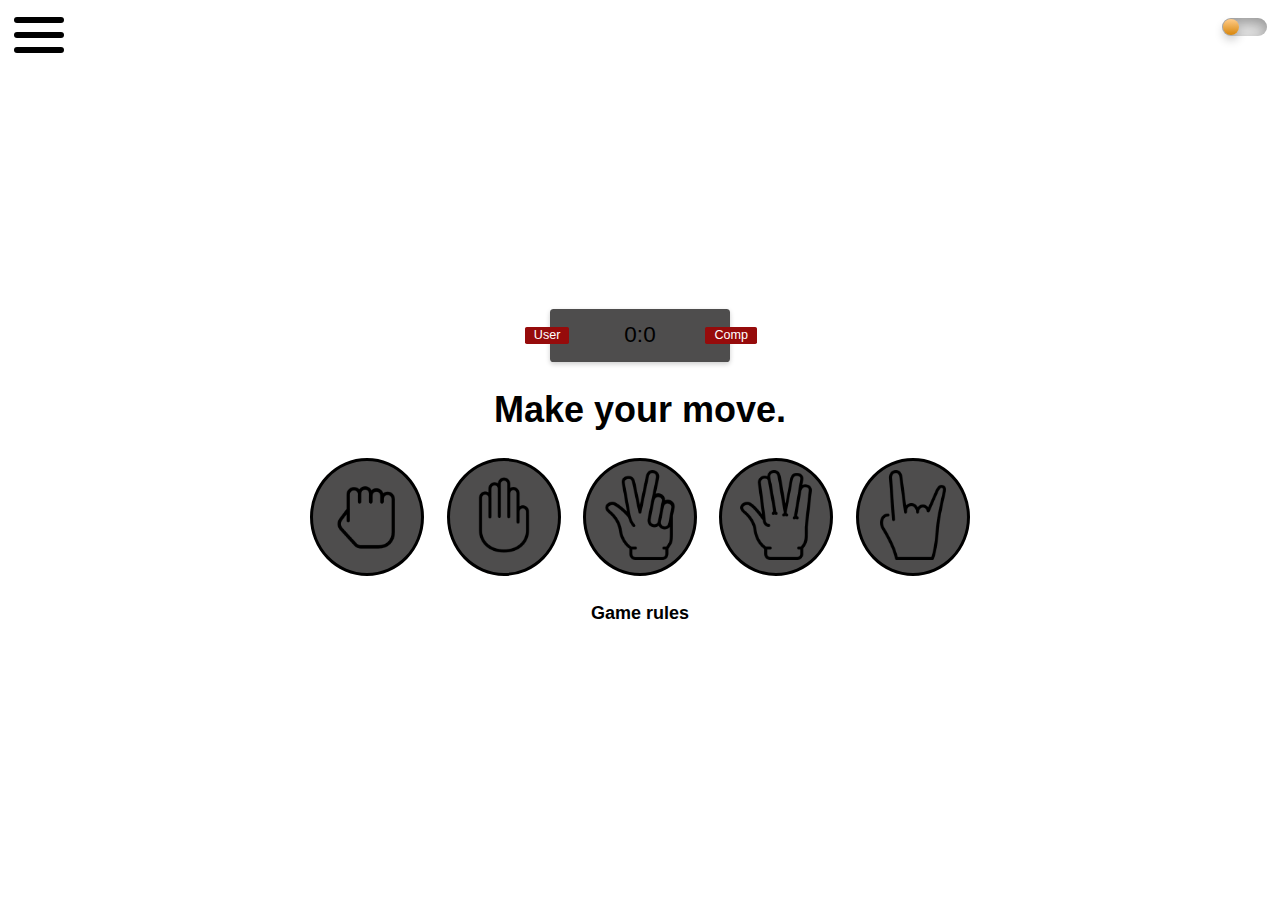
<file: pages/page2.html>
<!DOCTYPE html>
<html lang="fi">
<head>
    <meta charset="UTF-8">
    <meta name="viewport" content="width=device-width, initial-scale=1.0">
    <title>RPSSL-Game</title>
	<script src="../js/code.js" defer></script>
    <link rel="stylesheet" href="../css/styles.css">

</head>
<body class="darkmode">
    <div class="top-bar">
        <p>RPSSL-Game</p>
    </div>
    
    <div class="off-screen-menu">
        <ul>
          <li><a href="../index.html">Price checker</a></li>
          <li><a href="../pages/page2.html">RPSSL-game</a></li>
        </ul>
      </div>
      
      <nav>
        <div class="ham-menu">
          <span></span>
          <span></span>
          <span></span>
        </div>
      </nav>
      <div class="score-board">
        <div id="user-label" class="badge">User</div>
        <div id="computer-label" class="badge">Comp</div>
        <span id="user-score">0</span>:<span id="computer-score">0</span>
      </div>
    
      <div class="result">
        <p>Make your move.</p>
      </div>
    
      <div class="choices">
        <div class="choice" id="rock">
          <img src="../images/rock.png" alt="">
        </div>
        <div class="choice" id="paper">
          <img src="../images/paper.png" alt="">
        </div>
        <div class="choice" id="scissors">
          <img src="../images/scissors.png" alt="">
        </div>
        <div class="choice" id="spock">
          <img src="../images/spock.png" alt="">
        </div>
        <div class="choice" id="lizard">
          <img src="../images/lizzard.png" alt="">
        </div>
      </div>
    
      <a id="action-message" href="https://bigbangtheory.fandom.com/wiki/Rock,_Paper,_Scissors,_Lizard,_Spock">Game rules</a>
    
	</div>
    
        <input type="checkbox" id="darkmodeToggle"/>
        <label for="darkmodeToggle" class="toggle-label">
            <span class="circle"></span>
        </label>
        <div class="background"></div>
	
</body>
</html>
</file>
<file: css/styles.css>
/* perustyylit kun darkmode ei ole päällä */
body {
    color: #000;
    font-family: Arial, sans-serif;
    margin: 0;
    padding: 0;
    width: 100vw;
    height: 100vh;
    display: flex;
    flex-direction: column;
    align-items: center;
    justify-content: center;
    background-color: #fff; 
} 

/* price checker tyylit*/

.box {
    color: #584d4d;
    margin: 0;
    box-shadow: 0 4px 8px 0 rgba(0, 0, 0, 0.2), 0 6px 20px 0 rgba(0, 0, 0, 0.19);
    display: flex;
    justify-content: center;
    align-items: center;
    flex-direction: column;
    padding: 2vh;
    width: auto;
    height: auto;
   
}
.price {
    padding: 1vh;
}
.inputfield {
    margin: 2vh;
    padding: 0.5vh;
    border-radius: 0.5vh;
}

#elementBackground {
  font-size: 1.5vh;
  border-radius: 1.5vh;
  background: #1b1a1a;
  width: auto;
  height: auto;
}

.item-image {
    display: none;
}



#button {
  font-size: 1.5vh;
  border-radius: 0.5vh;
  box-shadow: 0 4px 8px 0 rgba(0, 0, 0, 0.2), 0 6px 20px 0 rgba(0, 0, 0, 0.19);
  background: #2c2c2b;
  width: 12vh;
  height: 3vh;
  color: #FFF

}
#button:hover {
    font-weight: bold;
    color: #857777;
}

/* darkmode/lightmode-painikkeen tyylit */

.toggle-label {
    width: 5vh;
    height: 2vh;
    position: absolute; 
    top: 2vh; 
    right: 1.5vh;
    z-index: 1100;
    display: block;
    background: #ebebeb;
    border-radius: 2vh;
    box-shadow: inset 0px 5px 15px rgba(0,0,0,0.4), inset 0px -5px 15px rgba(255,255,255,0.4);
    cursor: pointer;
    transition: 0.3s;
    padding: 0.2vh;
    display: flex;
    justify-content: flex-start;
    align-items: center;
}

.toggle-label .circle  {
    width: 1.8vh;
    height: 1.8vh;
    background: linear-gradient(180deg, #ffcc89, #d8860b);
    border-radius: 1.8vh;
    box-shadow: 0px 5px 10px rgba(0,0,0,0.2);
    transition: 0.3s;
    margin-left: 0;
}

/* darkmode/lightmode-painikkeen checkboxin piilotus*/

#darkmodeToggle {
    width: 0;
    height: 0;
    visibility: hidden;
}

.background {
    width: 100vw;
    height: 100vh;
    background: #fff;
    z-index: -1;
    position: absolute;
    transition: background-color 0.3s;
}


/* base styles */
* {
    margin: 0;
    padding: 0;
    box-sizing: border-box;
    list-style: none;
    text-decoration: none;
}

li {
    margin-top: 0.7vh;
}

a {
    color: white;


}
a:hover {
    color: #7d7e83;
}

.off-screen-menu {
    background-color:  rgb(49, 49, 49);
    height: 100vh;
    width: 100%;
    max-width: 450px;
    position: fixed;
    top: 6vh;
    left: -450px;
    display: flex;
    flex-direction: column;
    align-items: center;    
    text-align: center;
    z-index: 1000;
    font-size: 3vh;
    transition: .3s ease;
}



.off-screen-menu.active {
    left: 0;
}

nav {
    padding: 1rem;
    display: flex;
   
}



/* ham menu */
.ham-menu {
    height: 60px;
    width: 50px;
    position: fixed; 
    top: 0.5vh;  
    left: 1.5vh; 
    cursor: pointer;
    z-index: 1000; 
}

.ham-menu span {
    height: 10%;
    width: 100%;
    background-color: #000000;
    border-radius: 25px;
    position: absolute;
    left: 50%;
    top: 50%;
    transform: translate(-50%, -50%);
    transition: .3s ease;
}
.ham-menu span:nth-child(1) {
    top: 25%;
}
.ham-menu span:nth-child(3) {
    top: 75%;
}
.ham-menu.active span {
    background-color: white;
}
.ham-menu.active span:nth-child(1) {
    top: 50%;
    transform: translate(-50%, -50%) rotate(45deg);
}
.ham-menu.active span:nth-child(2) {
    opacity: 0;
}
.ham-menu.active span:nth-child(3) {
    top: 50%;
    transform: translate(-50%, -50%) rotate(-45deg);
}

/* yläpalkki*/

.top-bar {
    position: fixed;
    top: 0;
    left: 0;
    width: 100%;
    height: 6vh; 
    background-color: #222; 
    color: white;
    display: flex;
    align-items: center;
    justify-content: center;
    font-size: 18px;
    font-weight: bold;
    box-shadow: 0 2px 5px rgba(0, 0, 0, 0.2);
    z-index: 1000; 
}

/* RPSSL-game */

.score-board {
    background-color: #4e4d4d;
    border: 0.5vh #4e4d4d;
    border-radius: 0.4vh;
    text-align: center;
    width: 20vh;
    color: rgb(0, 0, 0);
    box-shadow: 0 2px 5px rgba(0, 0, 0, 0.2);
    font-size: 2.5vh;
    padding: 1.5vh 2vh;
    position: relative;  
}

.badge {
    background: #960b0b;
    color: white;
    font-size: 1.4vh;
    padding: 0.2vh 1vh;
}

#user-label {
    position: absolute;
    top: 2vh;
    left: -2.8vh;
    border-radius: 0.2vh;
}

#computer-label {
    position: absolute;
    top: 2vh;
    right: -3vh;
    border-radius: 0.2vh;
}

.result {
    font-size: 4vh;
}

.result > p {
    margin: 3vh;
    text-align: center;
    font-weight: bold;
}

.choices {
    text-align: center;
}

.choice {
    border: 0.4vh solid rgb(0, 0, 0);
    background-color: #4e4d4d;
    border-radius: 50%;
    margin: 0 1vh;
    padding: 1vh;
    display: inline-block;
    transition: all 0.2s ease;    
}

.choice:hover {
    cursor: pointer;
    background: #960b0b;
}

img {
    height: 10vh;
    width: auto;
}

#action-message {
    color: black;
    margin-top: 3vh;
    text-align: center;
    font-weight: bold;
    font-size: 2vh;
}




@media screen and (max-width: 800px) {
    .off-screen-menu {
        top: 6vh;
        justify-content: fixed;
        font-size:3.8vh;
        max-width: 400px;
        left: -400px;
    }
}

@media screen and (max-height: 1191px) {
    .top-bar {
        display: none; 
    }
    .off-screen-menu {
        top: 0;
        justify-content: center;
        font-size: 5vh;
        max-width: 450px;
        left: -450px;
    }
    
}

@media screen and (max-width: 986px) and (min-width: 749px) {
    .choices {
        max-width: 70%      
    }

    .choice {
        margin:0 0.5vh;
    }
}
@media screen and (max-width: 748px) {
    .choices {
        max-width: 92%      
    }
    .choice {
        margin:1%;
    }
}
</file>
